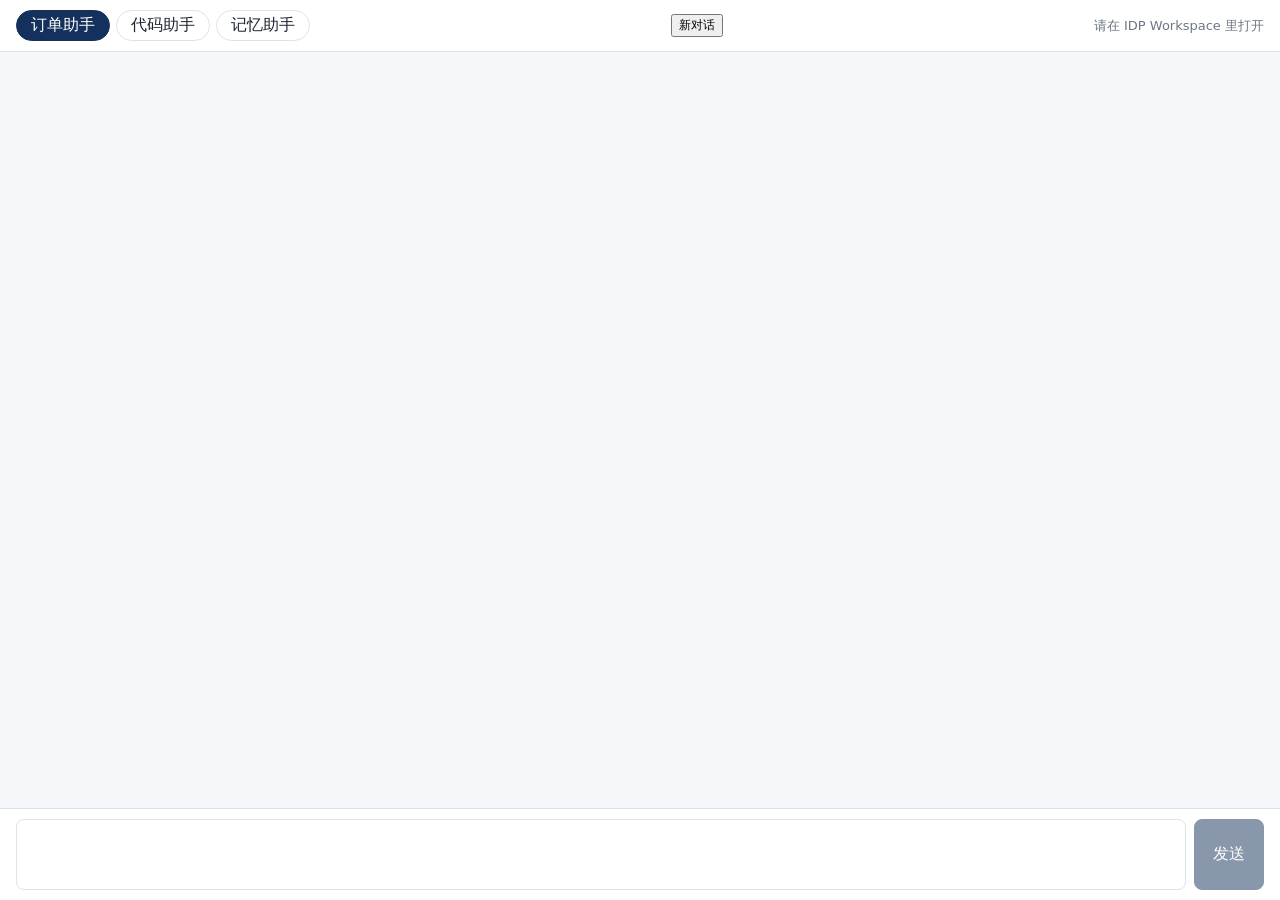
<file: deploy/apps/assistant/index.html>
<!doctype html>
<html lang="zh-CN">
<head>
<meta charset="utf-8">
<meta name="viewport" content="width=device-width, initial-scale=1">
<title>助手</title>
<link rel="stylesheet" href="style.css">
</head>
<body>
<header>
  <div class="agents" role="tablist" aria-label="agent">
    <button type="button" role="tab" data-action="ask" aria-selected="true">订单助手</button>
    <button type="button" role="tab" data-action="code" aria-selected="false">代码助手</button>
    <button type="button" role="tab" data-action="chat" aria-selected="false">记忆助手</button>
  </div>
  <button type="button" id="fresh" title="开始一次新的对话：助手不再带着这次对话的历史（企业记忆仍在）">新对话</button>
  <span id="where" class="muted"></span>
</header>
<p id="hint" class="muted"></p>
<ol id="chat" aria-live="polite"></ol>
<form id="ask">
  <textarea id="message" rows="3" aria-label="消息"></textarea>
  <button type="submit" id="send">发送</button>
</form>
<script src="app.js"></script>
</body>
</html>
</file>
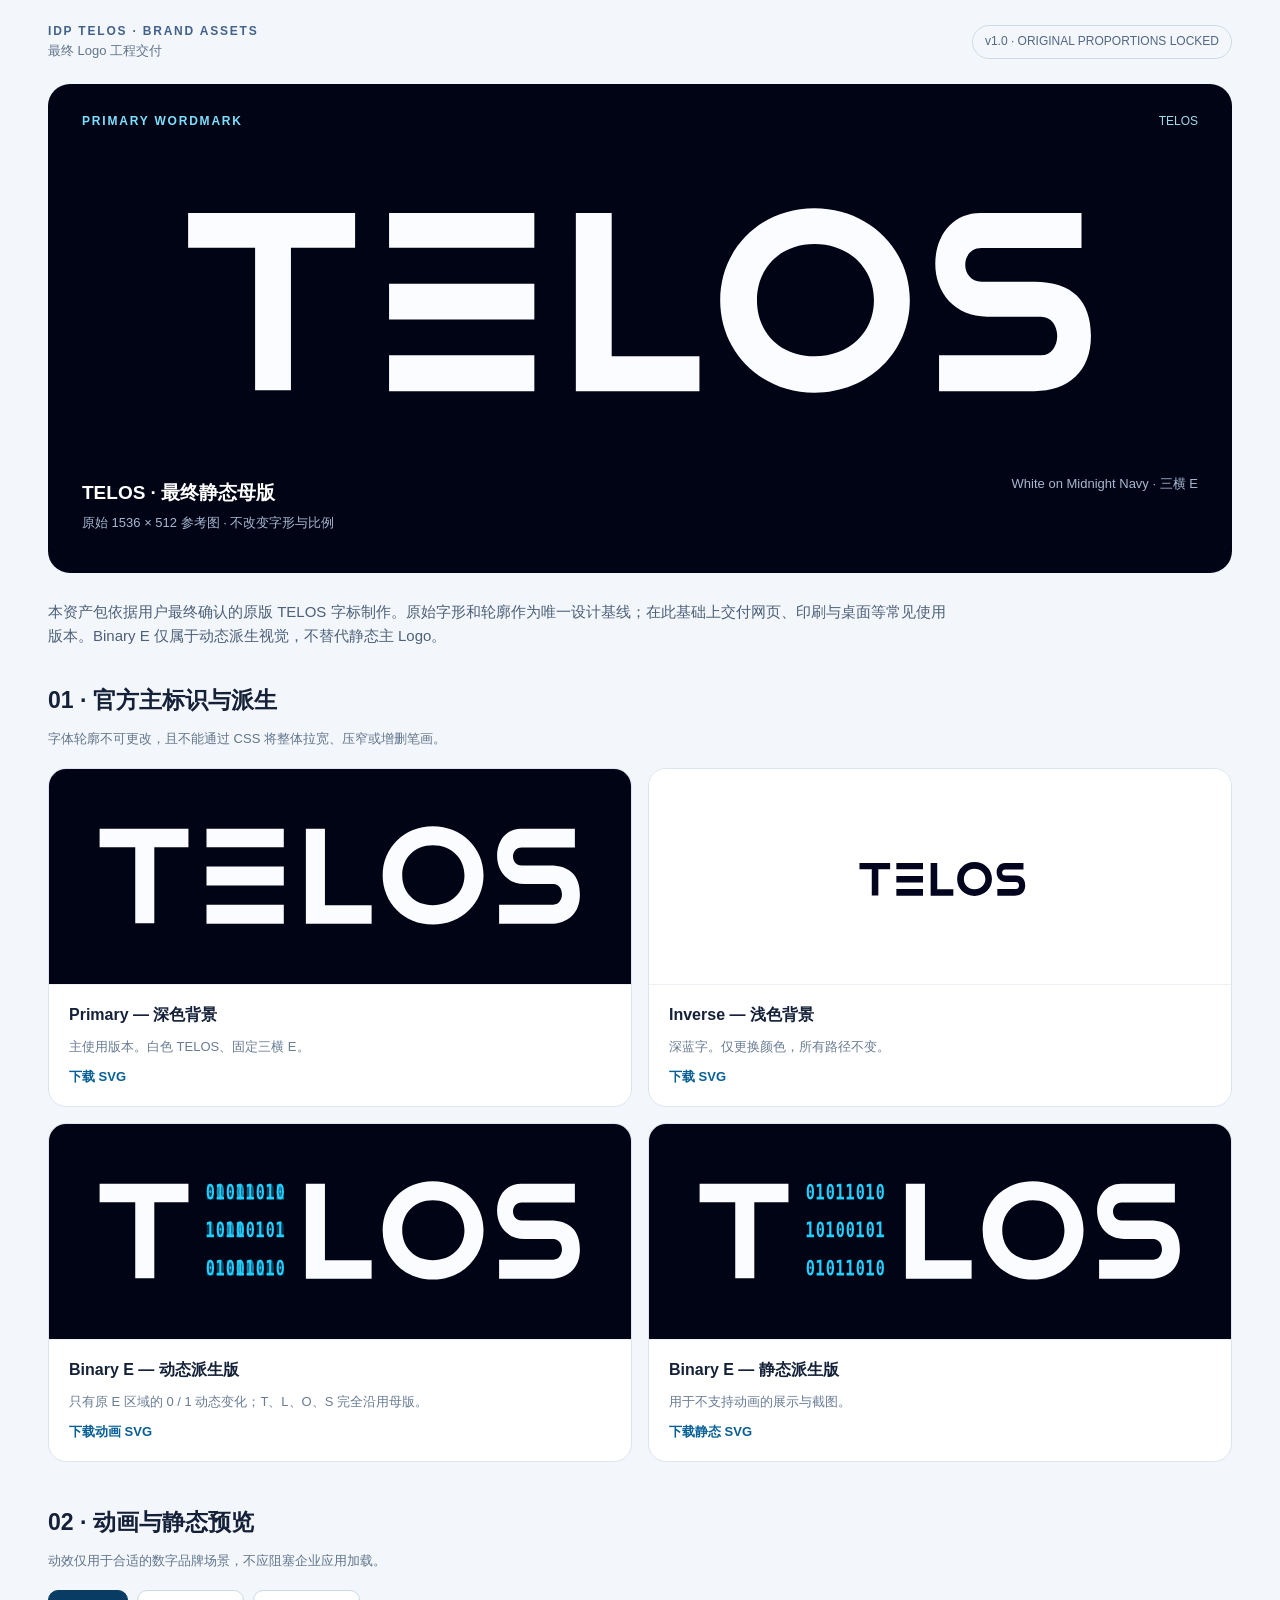
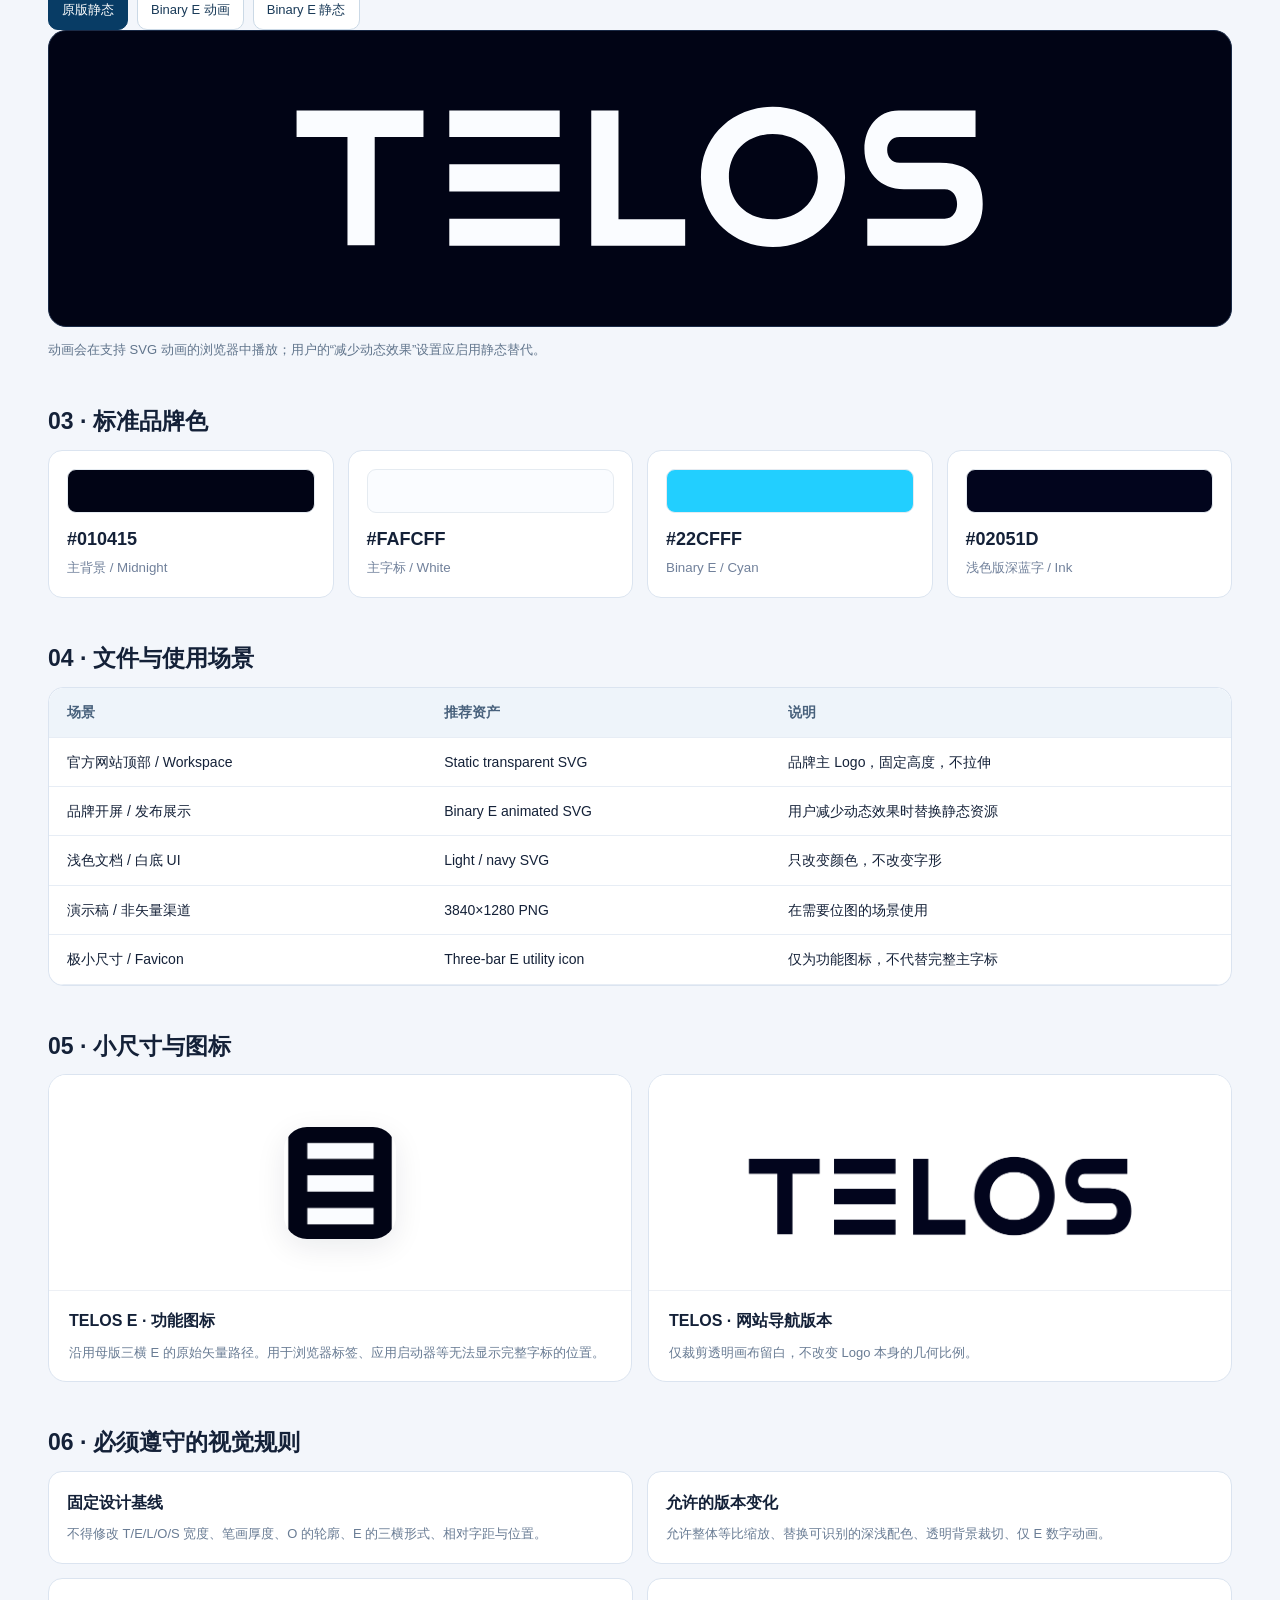
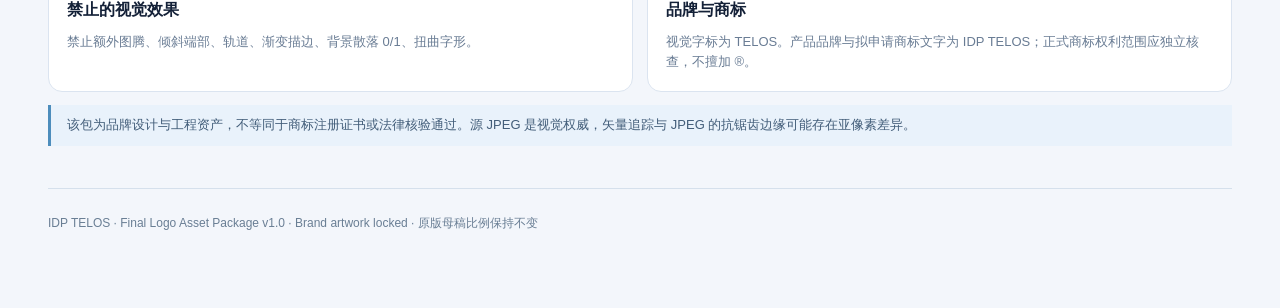
<file: brand/05_Brand_Guidelines/IDP_TELOS_Brand_Guide_Standalone.html>
<!doctype html>
<html lang="zh-CN"><head><meta charset="utf-8"><meta name="viewport" content="width=device-width,initial-scale=1"><meta name="theme-color" content="#010415"><title>IDP TELOS · Final Logo Brand Assets v1.0</title>
<style>
:root{--navy:#010415;--cyan:#22cfff;--light:#f8fafc;--ink:#142138;--muted:#71819b}*{box-sizing:border-box}body{margin:0;background:#f3f6fb;color:var(--ink);font-family:Inter,-apple-system,BlinkMacSystemFont,"Segoe UI","Microsoft YaHei",sans-serif;line-height:1.6}.shell{max-width:1240px;margin:auto;padding:0 28px}header{padding:22px 0;display:flex;align-items:center;justify-content:space-between;gap:20px}.eyebrow{font-size:12px;font-weight:750;color:#42628c;letter-spacing:.15em;text-transform:uppercase}.pill{border-radius:100px;border:1px solid #cfdaea;padding:6px 12px;font-size:12px;color:#526785}.hero{border-radius:22px;background:#010415;color:#fff;min-height:375px;padding:28px 34px 40px;display:flex;flex-direction:column;justify-content:space-between;gap:30px;overflow:hidden}.hero-top{display:flex;justify-content:space-between;align-items:center;gap:12px}.hero-top .eyebrow{color:#7fdfff}.hero img{width:100%;max-width:1000px;height:auto;object-fit:contain;align-self:center}.hero-caption{display:flex;justify-content:space-between;gap:20px;flex-wrap:wrap;color:#a7b8d1;font-size:13px}.hero h1{font-size:19px;margin:4px 0;color:#fff}h2{font-size:23px;margin:0 0 10px}h3{margin:0 0 9px;font-size:16px}.intro{margin:27px 0 34px;max-width:900px;color:#4c6079;font-size:15px}section{margin:28px 0 42px}.section-title{display:flex;justify-content:space-between;gap:16px;align-items:baseline;margin-bottom:18px}.note{font-size:13px;color:#61758c}.grid{display:grid;grid-template-columns:repeat(2,minmax(0,1fr));gap:16px}.card{background:#fff;border:1px solid #dbe4f0;border-radius:18px;overflow:hidden}.card .visual{height:215px;display:grid;place-items:center;padding:25px;overflow:hidden}.visual img{max-width:100%;max-height:100%;object-fit:contain}.dark{background:var(--navy)}.white{background:#fff}.card .body{padding:17px 20px;border-top:1px solid #edf0f5}.body p{color:#697c94;font-size:13px;margin:0}.body a{color:#075f95;font-weight:700;font-size:13px;text-decoration:none}.toolbar{display:flex;gap:9px;flex-wrap:wrap}.btn{font:inherit;border:1px solid #cbd9e6;color:#193a58;background:#fff;border-radius:10px;padding:9px 13px;font-size:13px;cursor:pointer}.btn.active{background:#083c65;color:#fff;border-color:#083c65}.viewer{border:1px solid #1a2a46;background:#010415;border-radius:18px;padding:40px 25px;min-height:240px;display:grid;place-items:center}.viewer img{max-width:100%;width:760px}.specs{display:grid;grid-template-columns:repeat(4,1fr);gap:14px}.spec{border:1px solid #dbe4f0;border-radius:14px;background:#fff;padding:18px}.spec strong{font-size:18px;display:block}.spec small{color:#71819b}.color{height:44px;border-radius:9px;margin-bottom:12px;border:1px solid #e5ebf1}table{border-collapse:collapse;width:100%;background:#fff;border-radius:15px;overflow:hidden;font-size:14px}th,td{padding:13px 18px;border-bottom:1px solid #e7edf5;text-align:left}th{background:#eef4fa;color:#48617c}.wide{overflow-x:auto;border:1px solid #dbe4f0;border-radius:15px}.wide table{min-width:580px}.rules{display:grid;grid-template-columns:1fr 1fr;gap:14px}.rule{border:1px solid #dbe4f0;background:#fff;padding:18px;border-radius:14px}.rule p{margin:4px 0 0;color:#697c94;font-size:13px}.footer{border-top:1px solid #d5e0ec;margin:30px 0;padding:25px 0 45px;color:#697e94;font-size:12px}.download{display:inline-block;color:#0f6798;font-size:12px;font-weight:700;text-decoration:none;margin-top:10px}.icon-sample{width:112px;height:112px;border-radius:23px;box-shadow:0 8px 30px #08122a16}.kbd{font-family:ui-monospace,Consolas,monospace;font-size:12px;color:#307ca3}.warn{border-left:3px solid #4d8dbc;padding:10px 16px;background:#e9f2fb;font-size:13px;color:#425d79}@media(max-width:750px){.shell{padding:0 16px}.hero{min-height:300px;padding:20px}.hero img{max-height:155px}.grid,.rules{grid-template-columns:1fr}.specs{grid-template-columns:repeat(2,1fr)}.card .visual{height:190px}.section-title{display:block}h2{font-size:20px}}
</style></head><body><main class="shell">
<header><div><div class="eyebrow">IDP TELOS · Brand Assets</div><div style="font-size:13px;color:#61758c">最终 Logo 工程交付</div></div><div class="pill">v1.0 · ORIGINAL PROPORTIONS LOCKED</div></header>
<div class="hero"><div class="hero-top"><div class="eyebrow">PRIMARY WORDMARK</div><div style="font-size:12px;color:#9edbea">TELOS</div></div><img src="[data-uri]" alt="TELOS 原版三横 E 静态字标"/><div class="hero-caption"><div><h1>TELOS · 最终静态母版</h1><div>原始 1536 × 512 参考图 · 不改变字形与比例</div></div><div>White on Midnight Navy · 三横 E</div></div></div>
<p class="intro">本资产包依据用户最终确认的原版 TELOS 字标制作。原始字形和轮廓作为唯一设计基线；在此基础上交付网页、印刷与桌面等常见使用版本。Binary E 仅属于动态派生视觉，不替代静态主 Logo。</p>
<section><div class="section-title"><div><h2>01 · 官方主标识与派生</h2><div class="note">字体轮廓不可更改，且不能通过 CSS 将整体拉宽、压窄或增删笔画。</div></div></div><div class="grid">
<div class="card"><div class="visual dark"><img src="[data-uri]" alt="深色白字"/></div><div class="body"><h3>Primary — 深色背景</h3><p>主使用版本。白色 TELOS、固定三横 E。</p><a class="download" href="[data-uri]" download>下载 SVG</a></div></div>
<div class="card"><div class="visual white"><img src="[data-uri]" alt="浅色深蓝字"/></div><div class="body"><h3>Inverse — 浅色背景</h3><p>深蓝字。仅更换颜色，所有路径不变。</p><a class="download" href="[data-uri]" download>下载 SVG</a></div></div>
<div class="card"><div class="visual dark"><img src="[data-uri]" alt="Binary E 动态版"/></div><div class="body"><h3>Binary E — 动态派生版</h3><p>只有原 E 区域的 0 / 1 动态变化；T、L、O、S 完全沿用母版。</p><a class="download" href="[data-uri]" download>下载动画 SVG</a></div></div>
<div class="card"><div class="visual dark"><img src="[data-uri]" alt="Binary E 静态派生版"/></div><div class="body"><h3>Binary E — 静态派生版</h3><p>用于不支持动画的展示与截图。</p><a class="download" href="[data-uri]" download>下载静态 SVG</a></div></div>
</div></section>
<section><div class="section-title"><div><h2>02 · 动画与静态预览</h2><div class="note">动效仅用于合适的数字品牌场景，不应阻塞企业应用加载。</div></div></div><div class="toolbar"><button class="btn active" id="still" type="button">原版静态</button><button class="btn" id="motion" type="button">Binary E 动画</button><button class="btn" id="reduce" type="button">Binary E 静态</button></div><div class="viewer" id="viewer"><img id="heroLogo" src="[data-uri]" alt="TELOS" /></div><p class="note">动画会在支持 SVG 动画的浏览器中播放；用户的“减少动态效果”设置应启用静态替代。</p></section>
<section><h2>03 · 标准品牌色</h2><div class="specs"><div class="spec"><div class="color" style="background:#010415"></div><strong>#010415</strong><small>主背景 / Midnight</small></div><div class="spec"><div class="color" style="background:#FAFCFF"></div><strong>#FAFCFF</strong><small>主字标 / White</small></div><div class="spec"><div class="color" style="background:#22CFFF"></div><strong>#22CFFF</strong><small>Binary E / Cyan</small></div><div class="spec"><div class="color" style="background:#02051D"></div><strong>#02051D</strong><small>浅色版深蓝字 / Ink</small></div></div></section>
<section><h2>04 · 文件与使用场景</h2><div class="wide"><table><thead><tr><th>场景</th><th>推荐资产</th><th>说明</th></tr></thead><tbody>
<tr><td>官方网站顶部 / Workspace</td><td>Static transparent SVG</td><td>品牌主 Logo，固定高度，不拉伸</td></tr>
<tr><td>品牌开屏 / 发布展示</td><td>Binary E animated SVG</td><td>用户减少动态效果时替换静态资源</td></tr>
<tr><td>浅色文档 / 白底 UI</td><td>Light / navy SVG</td><td>只改变颜色，不改变字形</td></tr>
<tr><td>演示稿 / 非矢量渠道</td><td>3840×1280 PNG</td><td>在需要位图的场景使用</td></tr>
<tr><td>极小尺寸 / Favicon</td><td>Three-bar E utility icon</td><td>仅为功能图标，不代替完整主字标</td></tr>
</tbody></table></div></section>
<section><h2>05 · 小尺寸与图标</h2><div class="grid"><div class="card"><div class="visual white"><img class="icon-sample" src="[data-uri]" alt="三横 E 功能图标"></div><div class="body"><h3>TELOS E · 功能图标</h3><p>沿用母版三横 E 的原始矢量路径。用于浏览器标签、应用启动器等无法显示完整字标的位置。</p></div></div><div class="card"><div class="visual white"><img src="[data-uri]" alt="紧凑导航字标"></div><div class="body"><h3>TELOS · 网站导航版本</h3><p>仅裁剪透明画布留白，不改变 Logo 本身的几何比例。</p></div></div></div></section>
<section><h2>06 · 必须遵守的视觉规则</h2><div class="rules"><div class="rule"><h3>固定设计基线</h3><p>不得修改 T/E/L/O/S 宽度、笔画厚度、O 的轮廓、E 的三横形式、相对字距与位置。</p></div><div class="rule"><h3>允许的版本变化</h3><p>允许整体等比缩放、替换可识别的深浅配色、透明背景裁切、仅 E 数字动画。</p></div><div class="rule"><h3>禁止的视觉效果</h3><p>禁止额外图腾、倾斜端部、轨道、渐变描边、背景散落 0/1、扭曲字形。</p></div><div class="rule"><h3>品牌与商标</h3><p>视觉字标为 TELOS。产品品牌与拟申请商标文字为 IDP TELOS；正式商标权利范围应独立核查，不擅加 ®。</p></div></div><p class="warn">该包为品牌设计与工程资产，不等同于商标注册证书或法律核验通过。源 JPEG 是视觉权威，矢量追踪与 JPEG 的抗锯齿边缘可能存在亚像素差异。</p></section>
<div class="footer">IDP TELOS · Final Logo Asset Package v1.0 · Brand artwork locked · 原版母稿比例保持不变</div>
</main><script>
const variants={still:'[data-uri]',motion:'[data-uri]',reduce:'[data-uri]'};
for(const k of Object.keys(variants)){ document.getElementById(k).addEventListener('click',()=>{document.querySelectorAll('.toolbar .btn').forEach(b=>b.classList.remove('active'));document.getElementById(k).classList.add('active');document.getElementById('heroLogo').src=variants[k];}); }
if(window.matchMedia&&window.matchMedia('(prefers-reduced-motion: reduce)').matches){document.getElementById('motion').title='系统设置建议减少动画，请选择静态版';}
</script></body></html>
</file>
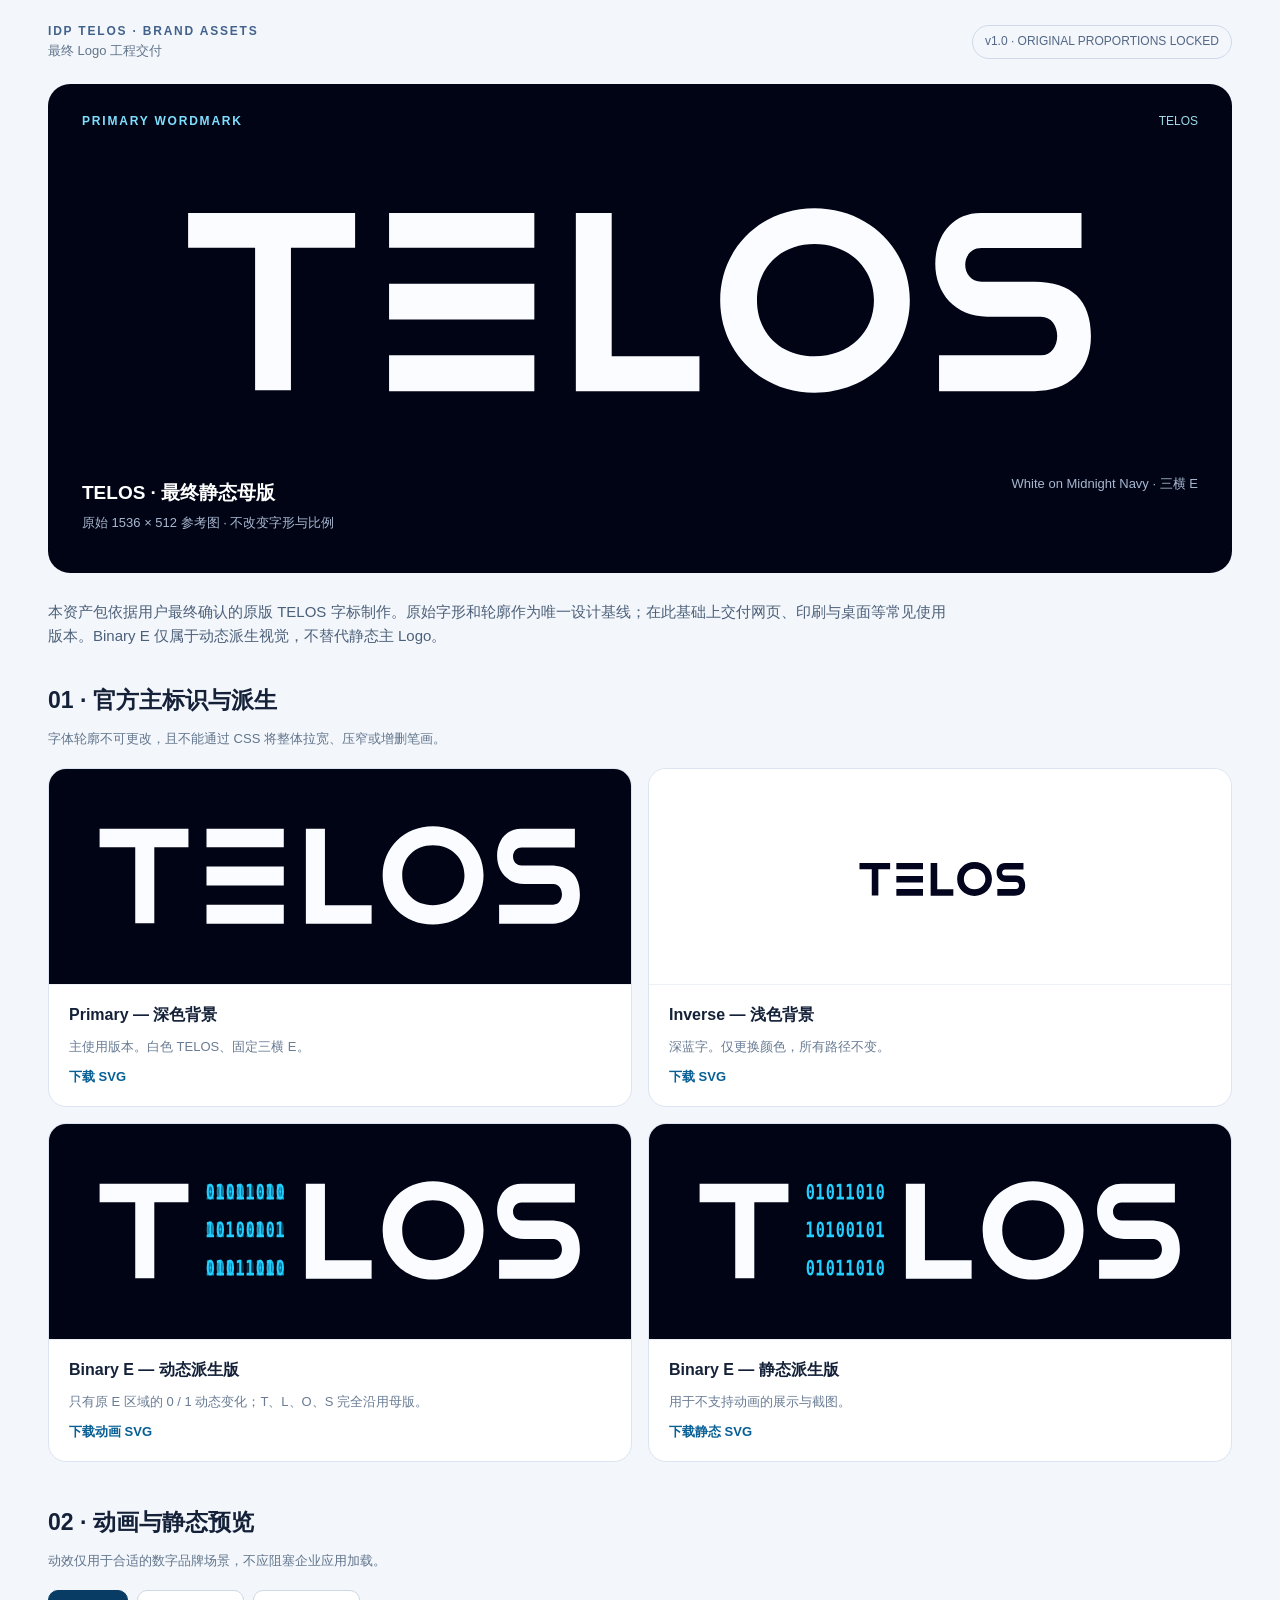
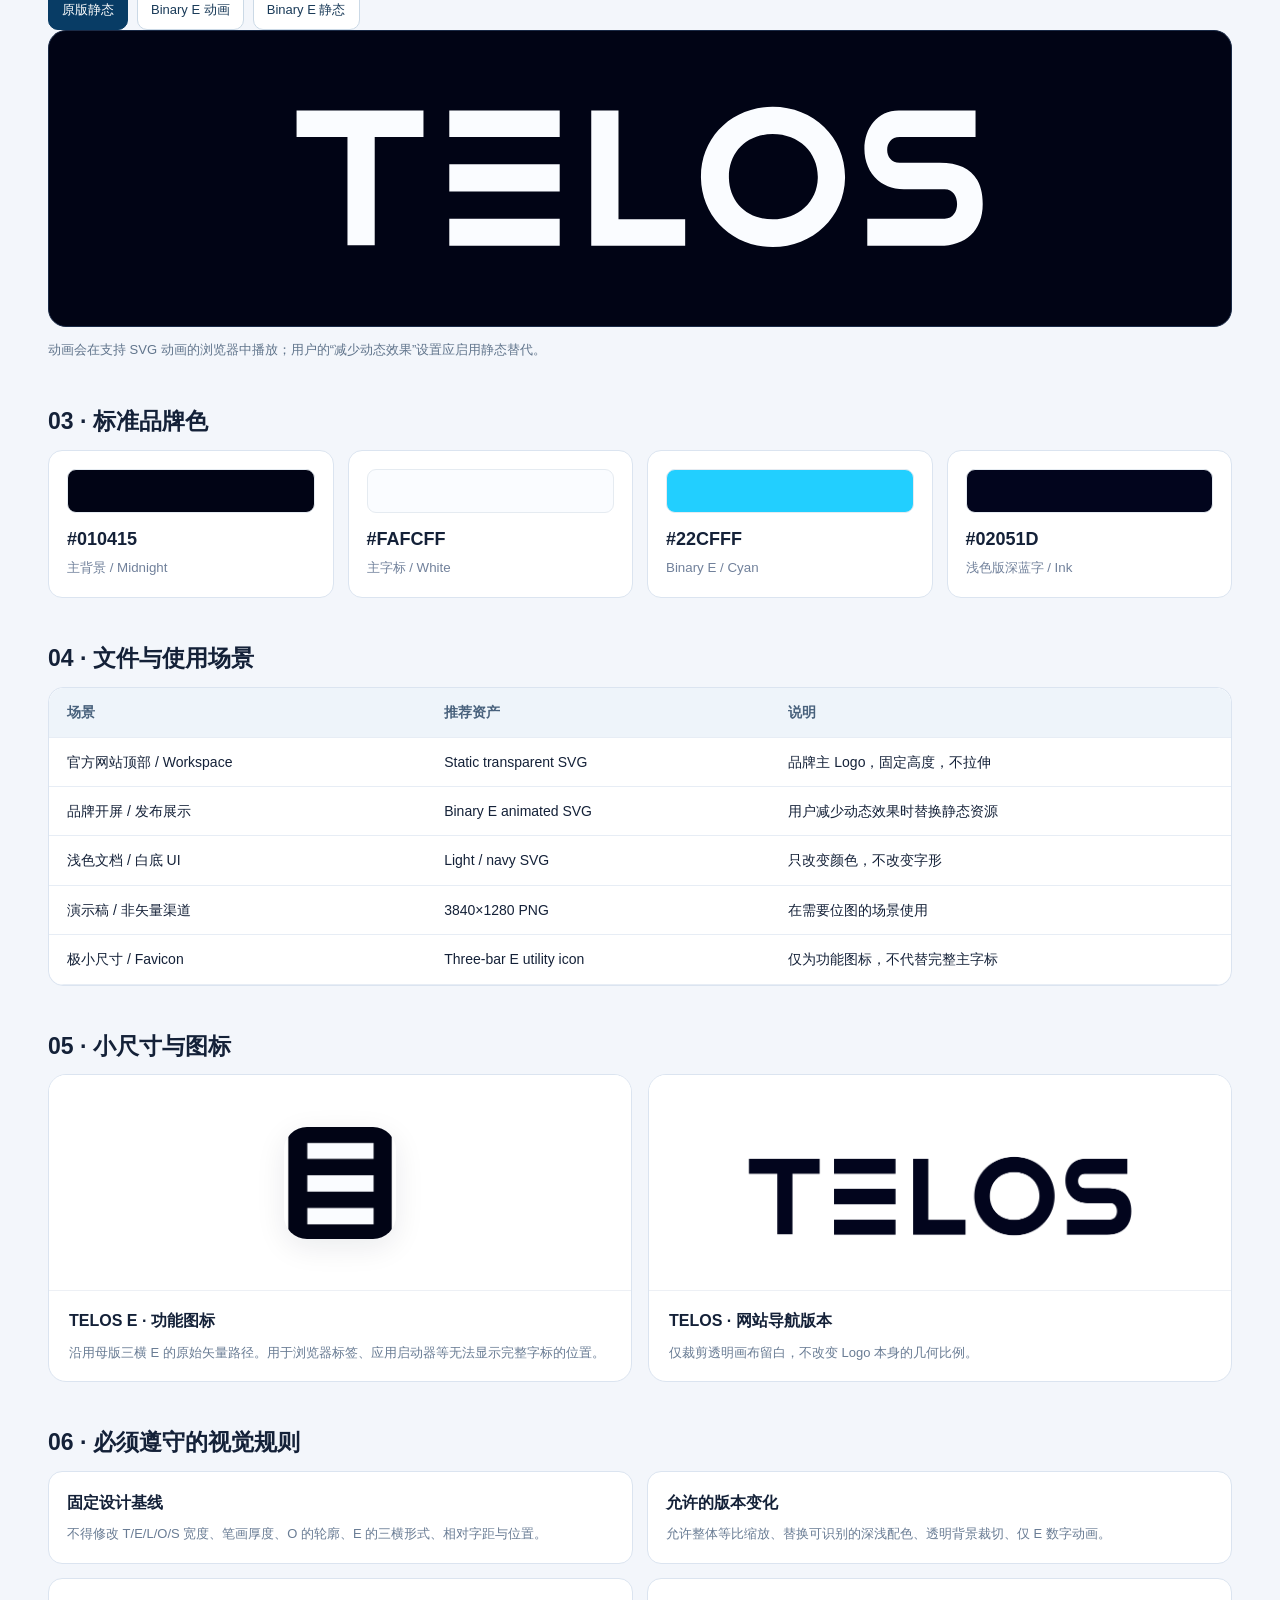
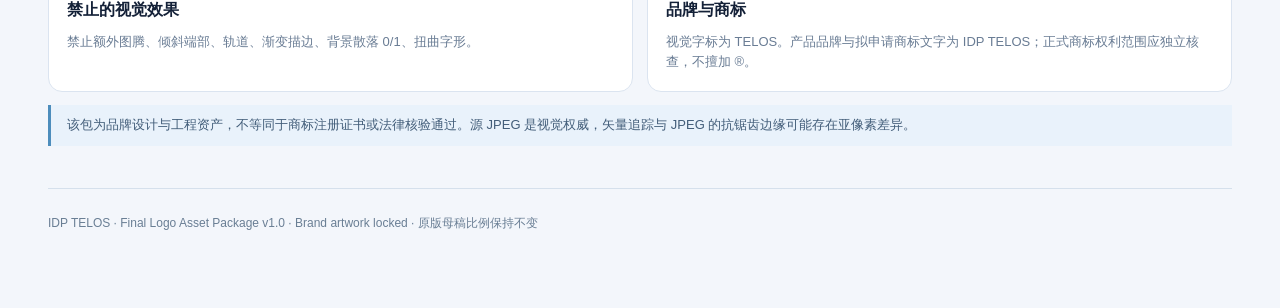
<file: brand/05_Brand_Guidelines/TELOS_Brand_Usage_Guide.html>
<!doctype html>
<html lang="zh-CN"><head><meta charset="utf-8"><meta name="viewport" content="width=device-width,initial-scale=1"><meta name="theme-color" content="#010415"><title>IDP TELOS · Final Logo Brand Assets v1.0</title>
<style>
:root{--navy:#010415;--cyan:#22cfff;--light:#f8fafc;--ink:#142138;--muted:#71819b}*{box-sizing:border-box}body{margin:0;background:#f3f6fb;color:var(--ink);font-family:Inter,-apple-system,BlinkMacSystemFont,"Segoe UI","Microsoft YaHei",sans-serif;line-height:1.6}.shell{max-width:1240px;margin:auto;padding:0 28px}header{padding:22px 0;display:flex;align-items:center;justify-content:space-between;gap:20px}.eyebrow{font-size:12px;font-weight:750;color:#42628c;letter-spacing:.15em;text-transform:uppercase}.pill{border-radius:100px;border:1px solid #cfdaea;padding:6px 12px;font-size:12px;color:#526785}.hero{border-radius:22px;background:#010415;color:#fff;min-height:375px;padding:28px 34px 40px;display:flex;flex-direction:column;justify-content:space-between;gap:30px;overflow:hidden}.hero-top{display:flex;justify-content:space-between;align-items:center;gap:12px}.hero-top .eyebrow{color:#7fdfff}.hero img{width:100%;max-width:1000px;height:auto;object-fit:contain;align-self:center}.hero-caption{display:flex;justify-content:space-between;gap:20px;flex-wrap:wrap;color:#a7b8d1;font-size:13px}.hero h1{font-size:19px;margin:4px 0;color:#fff}h2{font-size:23px;margin:0 0 10px}h3{margin:0 0 9px;font-size:16px}.intro{margin:27px 0 34px;max-width:900px;color:#4c6079;font-size:15px}section{margin:28px 0 42px}.section-title{display:flex;justify-content:space-between;gap:16px;align-items:baseline;margin-bottom:18px}.note{font-size:13px;color:#61758c}.grid{display:grid;grid-template-columns:repeat(2,minmax(0,1fr));gap:16px}.card{background:#fff;border:1px solid #dbe4f0;border-radius:18px;overflow:hidden}.card .visual{height:215px;display:grid;place-items:center;padding:25px;overflow:hidden}.visual img{max-width:100%;max-height:100%;object-fit:contain}.dark{background:var(--navy)}.white{background:#fff}.card .body{padding:17px 20px;border-top:1px solid #edf0f5}.body p{color:#697c94;font-size:13px;margin:0}.body a{color:#075f95;font-weight:700;font-size:13px;text-decoration:none}.toolbar{display:flex;gap:9px;flex-wrap:wrap}.btn{font:inherit;border:1px solid #cbd9e6;color:#193a58;background:#fff;border-radius:10px;padding:9px 13px;font-size:13px;cursor:pointer}.btn.active{background:#083c65;color:#fff;border-color:#083c65}.viewer{border:1px solid #1a2a46;background:#010415;border-radius:18px;padding:40px 25px;min-height:240px;display:grid;place-items:center}.viewer img{max-width:100%;width:760px}.specs{display:grid;grid-template-columns:repeat(4,1fr);gap:14px}.spec{border:1px solid #dbe4f0;border-radius:14px;background:#fff;padding:18px}.spec strong{font-size:18px;display:block}.spec small{color:#71819b}.color{height:44px;border-radius:9px;margin-bottom:12px;border:1px solid #e5ebf1}table{border-collapse:collapse;width:100%;background:#fff;border-radius:15px;overflow:hidden;font-size:14px}th,td{padding:13px 18px;border-bottom:1px solid #e7edf5;text-align:left}th{background:#eef4fa;color:#48617c}.wide{overflow-x:auto;border:1px solid #dbe4f0;border-radius:15px}.wide table{min-width:580px}.rules{display:grid;grid-template-columns:1fr 1fr;gap:14px}.rule{border:1px solid #dbe4f0;background:#fff;padding:18px;border-radius:14px}.rule p{margin:4px 0 0;color:#697c94;font-size:13px}.footer{border-top:1px solid #d5e0ec;margin:30px 0;padding:25px 0 45px;color:#697e94;font-size:12px}.download{display:inline-block;color:#0f6798;font-size:12px;font-weight:700;text-decoration:none;margin-top:10px}.icon-sample{width:112px;height:112px;border-radius:23px;box-shadow:0 8px 30px #08122a16}.kbd{font-family:ui-monospace,Consolas,monospace;font-size:12px;color:#307ca3}.warn{border-left:3px solid #4d8dbc;padding:10px 16px;background:#e9f2fb;font-size:13px;color:#425d79}@media(max-width:750px){.shell{padding:0 16px}.hero{min-height:300px;padding:20px}.hero img{max-height:155px}.grid,.rules{grid-template-columns:1fr}.specs{grid-template-columns:repeat(2,1fr)}.card .visual{height:190px}.section-title{display:block}h2{font-size:20px}}
</style></head><body><main class="shell">
<header><div><div class="eyebrow">IDP TELOS · Brand Assets</div><div style="font-size:13px;color:#61758c">最终 Logo 工程交付</div></div><div class="pill">v1.0 · ORIGINAL PROPORTIONS LOCKED</div></header>
<div class="hero"><div class="hero-top"><div class="eyebrow">PRIMARY WORDMARK</div><div style="font-size:12px;color:#9edbea">TELOS</div></div><img src="../01_Master/TELOS_Primary_Locked_Transparent.svg" alt="TELOS 原版三横 E 静态字标"/><div class="hero-caption"><div><h1>TELOS · 最终静态母版</h1><div>原始 1536 × 512 参考图 · 不改变字形与比例</div></div><div>White on Midnight Navy · 三横 E</div></div></div>
<p class="intro">本资产包依据用户最终确认的原版 TELOS 字标制作。原始字形和轮廓作为唯一设计基线；在此基础上交付网页、印刷与桌面等常见使用版本。Binary E 仅属于动态派生视觉，不替代静态主 Logo。</p>
<section><div class="section-title"><div><h2>01 · 官方主标识与派生</h2><div class="note">字体轮廓不可更改，且不能通过 CSS 将整体拉宽、压窄或增删笔画。</div></div></div><div class="grid">
<div class="card"><div class="visual dark"><img src="../01_Master/TELOS_Primary_Locked_Transparent.svg" alt="深色白字"/></div><div class="body"><h3>Primary — 深色背景</h3><p>主使用版本。白色 TELOS、固定三横 E。</p><a class="download" href="../01_Master/TELOS_Primary_Locked_Dark.svg" download>下载 SVG</a></div></div>
<div class="card"><div class="visual white"><img src="../01_Master/TELOS_Primary_Locked_Navy_Transparent.svg" alt="浅色深蓝字"/></div><div class="body"><h3>Inverse — 浅色背景</h3><p>深蓝字。仅更换颜色，所有路径不变。</p><a class="download" href="../01_Master/TELOS_Primary_Locked_Light.svg" download>下载 SVG</a></div></div>
<div class="card"><div class="visual dark"><img src="../02_BinaryE/TELOS_BinaryE_Animated_Cropped_Transparent.svg" alt="Binary E 动态版"/></div><div class="body"><h3>Binary E — 动态派生版</h3><p>只有原 E 区域的 0 / 1 动态变化；T、L、O、S 完全沿用母版。</p><a class="download" href="../02_BinaryE/TELOS_BinaryE_Animated_Dark.svg" download>下载动画 SVG</a></div></div>
<div class="card"><div class="visual dark"><img src="../02_BinaryE/TELOS_BinaryE_Static_Cropped_Transparent.svg" alt="Binary E 静态派生版"/></div><div class="body"><h3>Binary E — 静态派生版</h3><p>用于不支持动画的展示与截图。</p><a class="download" href="../02_BinaryE/TELOS_BinaryE_Static_Dark.svg" download>下载静态 SVG</a></div></div>
</div></section>
<section><div class="section-title"><div><h2>02 · 动画与静态预览</h2><div class="note">动效仅用于合适的数字品牌场景，不应阻塞企业应用加载。</div></div></div><div class="toolbar"><button class="btn active" id="still" type="button">原版静态</button><button class="btn" id="motion" type="button">Binary E 动画</button><button class="btn" id="reduce" type="button">Binary E 静态</button></div><div class="viewer" id="viewer"><img id="heroLogo" src="../01_Master/TELOS_Primary_Locked_Transparent.svg" alt="TELOS" /></div><p class="note">动画会在支持 SVG 动画的浏览器中播放；用户的“减少动态效果”设置应启用静态替代。</p></section>
<section><h2>03 · 标准品牌色</h2><div class="specs"><div class="spec"><div class="color" style="background:#010415"></div><strong>#010415</strong><small>主背景 / Midnight</small></div><div class="spec"><div class="color" style="background:#FAFCFF"></div><strong>#FAFCFF</strong><small>主字标 / White</small></div><div class="spec"><div class="color" style="background:#22CFFF"></div><strong>#22CFFF</strong><small>Binary E / Cyan</small></div><div class="spec"><div class="color" style="background:#02051D"></div><strong>#02051D</strong><small>浅色版深蓝字 / Ink</small></div></div></section>
<section><h2>04 · 文件与使用场景</h2><div class="wide"><table><thead><tr><th>场景</th><th>推荐资产</th><th>说明</th></tr></thead><tbody>
<tr><td>官方网站顶部 / Workspace</td><td>Static transparent SVG</td><td>品牌主 Logo，固定高度，不拉伸</td></tr>
<tr><td>品牌开屏 / 发布展示</td><td>Binary E animated SVG</td><td>用户减少动态效果时替换静态资源</td></tr>
<tr><td>浅色文档 / 白底 UI</td><td>Light / navy SVG</td><td>只改变颜色，不改变字形</td></tr>
<tr><td>演示稿 / 非矢量渠道</td><td>3840×1280 PNG</td><td>在需要位图的场景使用</td></tr>
<tr><td>极小尺寸 / Favicon</td><td>Three-bar E utility icon</td><td>仅为功能图标，不代替完整主字标</td></tr>
</tbody></table></div></section>
<section><h2>05 · 小尺寸与图标</h2><div class="grid"><div class="card"><div class="visual white"><img class="icon-sample" src="../04_Icons/TELOS_E_Utility_512.png" alt="三横 E 功能图标"></div><div class="body"><h3>TELOS E · 功能图标</h3><p>沿用母版三横 E 的原始矢量路径。用于浏览器标签、应用启动器等无法显示完整字标的位置。</p></div></div><div class="card"><div class="visual white"><img src="../03_PNG/TELOS_Primary_Navy_UI_Trimmed.png" alt="紧凑导航字标"></div><div class="body"><h3>TELOS · 网站导航版本</h3><p>仅裁剪透明画布留白，不改变 Logo 本身的几何比例。</p></div></div></div></section>
<section><h2>06 · 必须遵守的视觉规则</h2><div class="rules"><div class="rule"><h3>固定设计基线</h3><p>不得修改 T/E/L/O/S 宽度、笔画厚度、O 的轮廓、E 的三横形式、相对字距与位置。</p></div><div class="rule"><h3>允许的版本变化</h3><p>允许整体等比缩放、替换可识别的深浅配色、透明背景裁切、仅 E 数字动画。</p></div><div class="rule"><h3>禁止的视觉效果</h3><p>禁止额外图腾、倾斜端部、轨道、渐变描边、背景散落 0/1、扭曲字形。</p></div><div class="rule"><h3>品牌与商标</h3><p>视觉字标为 TELOS。产品品牌与拟申请商标文字为 IDP TELOS；正式商标权利范围应独立核查，不擅加 ®。</p></div></div><p class="warn">该包为品牌设计与工程资产，不等同于商标注册证书或法律核验通过。源 JPEG 是视觉权威，矢量追踪与 JPEG 的抗锯齿边缘可能存在亚像素差异。</p></section>
<div class="footer">IDP TELOS · Final Logo Asset Package v1.0 · Brand artwork locked · 原版母稿比例保持不变</div>
</main><script>
const variants={still:'../01_Master/TELOS_Primary_Locked_Transparent.svg',motion:'../02_BinaryE/TELOS_BinaryE_Animated_Cropped_Transparent.svg',reduce:'../02_BinaryE/TELOS_BinaryE_Static_Cropped_Transparent.svg'};
for(const k of Object.keys(variants)){ document.getElementById(k).addEventListener('click',()=>{document.querySelectorAll('.toolbar .btn').forEach(b=>b.classList.remove('active'));document.getElementById(k).classList.add('active');document.getElementById('heroLogo').src=variants[k];}); }
if(window.matchMedia&&window.matchMedia('(prefers-reduced-motion: reduce)').matches){document.getElementById('motion').title='系统设置建议减少动画，请选择静态版';}
</script></body></html>
</file>
<file: deploy/apps/assistant/style.css>
:root { --ink: #1d2733; --muted: #6b7785; --line: #dde3ea; --bg: #f5f7fa; --accent: #13315c; --bad: #b42318;
  font-family: system-ui, -apple-system, "Segoe UI", "PingFang SC", "Microsoft YaHei", sans-serif; color: var(--ink); background: var(--bg); }
body { margin: 0; height: 100vh; display: grid; grid-template-rows: auto auto 1fr auto; }
header { display: flex; align-items: center; gap: 12px; padding: 10px 16px; background: #fff; border-bottom: 1px solid var(--line); }
.agents { display: flex; gap: 6px; }
.agents button { font: inherit; border: 1px solid var(--line); background: #fff; color: var(--ink); border-radius: 16px; padding: 4px 14px; cursor: pointer; }
.agents button[aria-selected="true"] { border-color: var(--accent); background: var(--accent); color: #fff; }
.muted { color: var(--muted); }
#where { margin-left: auto; font-size: 13px; }
#hint { margin: 8px 16px 0; font-size: 13px; }
#chat { list-style: none; margin: 0; padding: 12px 16px; overflow-y: auto; display: flex; flex-direction: column; gap: 10px; }
#chat li { max-width: 78%; padding: 8px 12px; border-radius: 10px; white-space: pre-wrap; line-height: 1.5; }
#chat .me { align-self: flex-end; background: var(--accent); color: #fff; }
#chat .bot { align-self: flex-start; background: #fff; border: 1px solid var(--line); }
#chat .bot.waiting { color: var(--muted); font-style: italic; }
#chat .bot.failed { border-color: var(--bad); color: var(--bad); }
#chat .bot.done { white-space: normal; }
#chat .bot pre { margin: 6px 0; padding: 8px 10px; background: #f0f3f7; border-radius: 6px; overflow-x: auto; white-space: pre; }
#chat .bot code { font-family: ui-monospace, Consolas, monospace; font-size: 13px; }
#chat .bot :not(pre) > code { background: #f0f3f7; border-radius: 4px; padding: 0 4px; }
#chat .bot blockquote { margin: 4px 0; padding-left: 10px; border-left: 3px solid var(--line); color: var(--muted); }
form { display: flex; gap: 8px; padding: 10px 16px; background: #fff; border-top: 1px solid var(--line); }
textarea { flex: 1; font: inherit; padding: 6px 10px; border: 1px solid var(--line); border-radius: 8px; resize: none; }
form button { font: inherit; border: 1px solid var(--accent); background: var(--accent); color: #fff; border-radius: 8px; padding: 0 18px; cursor: pointer; }
form button:disabled { opacity: .5; cursor: default; }

#chat .sep { list-style: none; text-align: center; color: #8a94a3; font-size: 12px; margin: 10px 0; }
#fresh { margin-left: auto; margin-right: 10px; font-size: 12px; }
</file>
